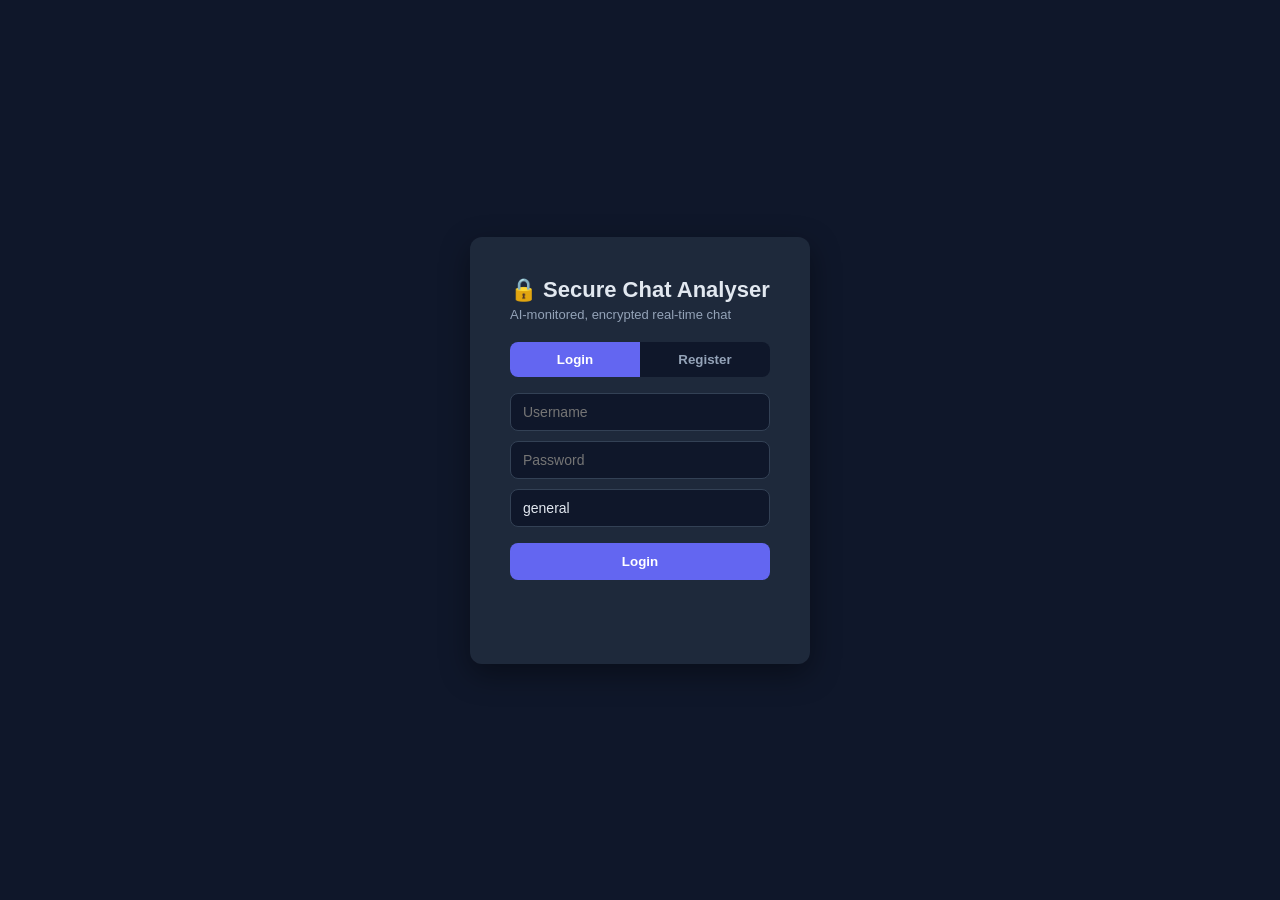
<file: frontend/login.html>
<!DOCTYPE html>
<html lang="en">
<head>
<meta charset="UTF-8" />
<title>Secure Chat Analyser — Login</title>
<link rel="stylesheet" href="style.css" />
</head>

<body>

  <div class="auth-wrapper">
    <div class="auth-card">

      <h1>🔒 Secure Chat Analyser</h1>

      <p class="subtitle">
        AI-monitored, encrypted real-time chat
      </p>

      <div class="tabs">
        <button id="tabLogin" class="tab active">
          Login
        </button>

        <button id="tabRegister" class="tab">
          Register
        </button>
      </div>

      <form id="authForm">

        <input
          type="text"
          id="username"
          placeholder="Username"
          required
        />

        <input
          type="password"
          id="password"
          placeholder="Password"
          required
        />

        <input
          type="text"
          id="room"
          placeholder="Room name (e.g. general)"
          value="general"
          required
        />

        <button type="submit" id="submitBtn">
          Login
        </button>

      </form>

      <p id="errorMsg" class="error"></p>

    </div>
  </div>


  <script src="config.js"></script>

  <script>

    let mode = "login";

    const tabLogin =
      document.getElementById("tabLogin");

    const tabRegister =
      document.getElementById("tabRegister");

    const submitBtn =
      document.getElementById("submitBtn");

    const errorMsg =
      document.getElementById("errorMsg");


    // =========================
    // LOGIN TAB
    // =========================

    tabLogin.onclick = () => {

      mode = "login";

      tabLogin.classList.add("active");

      tabRegister.classList.remove("active");

      submitBtn.textContent = "Login";
    };


    // =========================
    // REGISTER TAB
    // =========================

    tabRegister.onclick = () => {

      mode = "register";

      tabRegister.classList.add("active");

      tabLogin.classList.remove("active");

      submitBtn.textContent = "Register";
    };


    // =========================
    // LOGIN / REGISTER
    // =========================

    document
      .getElementById("authForm")
      .addEventListener("submit", async (e) => {

        e.preventDefault();

        errorMsg.textContent = "";


        const username =
          document
            .getElementById("username")
            .value
            .trim();

        const password =
          document
            .getElementById("password")
            .value;

        const room =
          document
            .getElementById("room")
            .value
            .trim() || "general";


        try {

          const res = await fetch(
            `${API_BASE}/api/${mode}`,
            {
              method: "POST",

              headers: {
                "Content-Type": "application/json"
              },

              body: JSON.stringify({
                username,
                password
              })
            }
          );


          const data = await res.json();


          // =========================
          // ERROR
          // =========================

          if (!res.ok) {

            errorMsg.textContent =
              data.error ||
              "Something went wrong";

            return;
          }


          // =========================
          // SAVE LOGIN INFORMATION
          // =========================

          localStorage.setItem(
            "token",
            data.token
          );

          localStorage.setItem(
            "username",
            data.user.username
          );

          localStorage.setItem(
            "room",
            room
          );


          // =========================
          // SAVE COMPLETE USER OBJECT
          // =========================

          localStorage.setItem(
            "user",
            JSON.stringify(data.user)
          );


          // =========================
          // SAVE USER ROLE
          // =========================

          localStorage.setItem(
            "role",
            data.user.role || "user"
          );


          console.log(
            "Logged in user:",
            data.user
          );

          console.log(
            "User role:",
            data.user.role
          );


          // =========================
          // OPEN CHAT
          // =========================

          window.location.href =
            "index.html";

        }

        catch (err) {

          console.error(err);

          errorMsg.textContent =
            "Could not reach the server. Is the backend running?";

        }

      });

  </script>

</body>
</html>
</file>
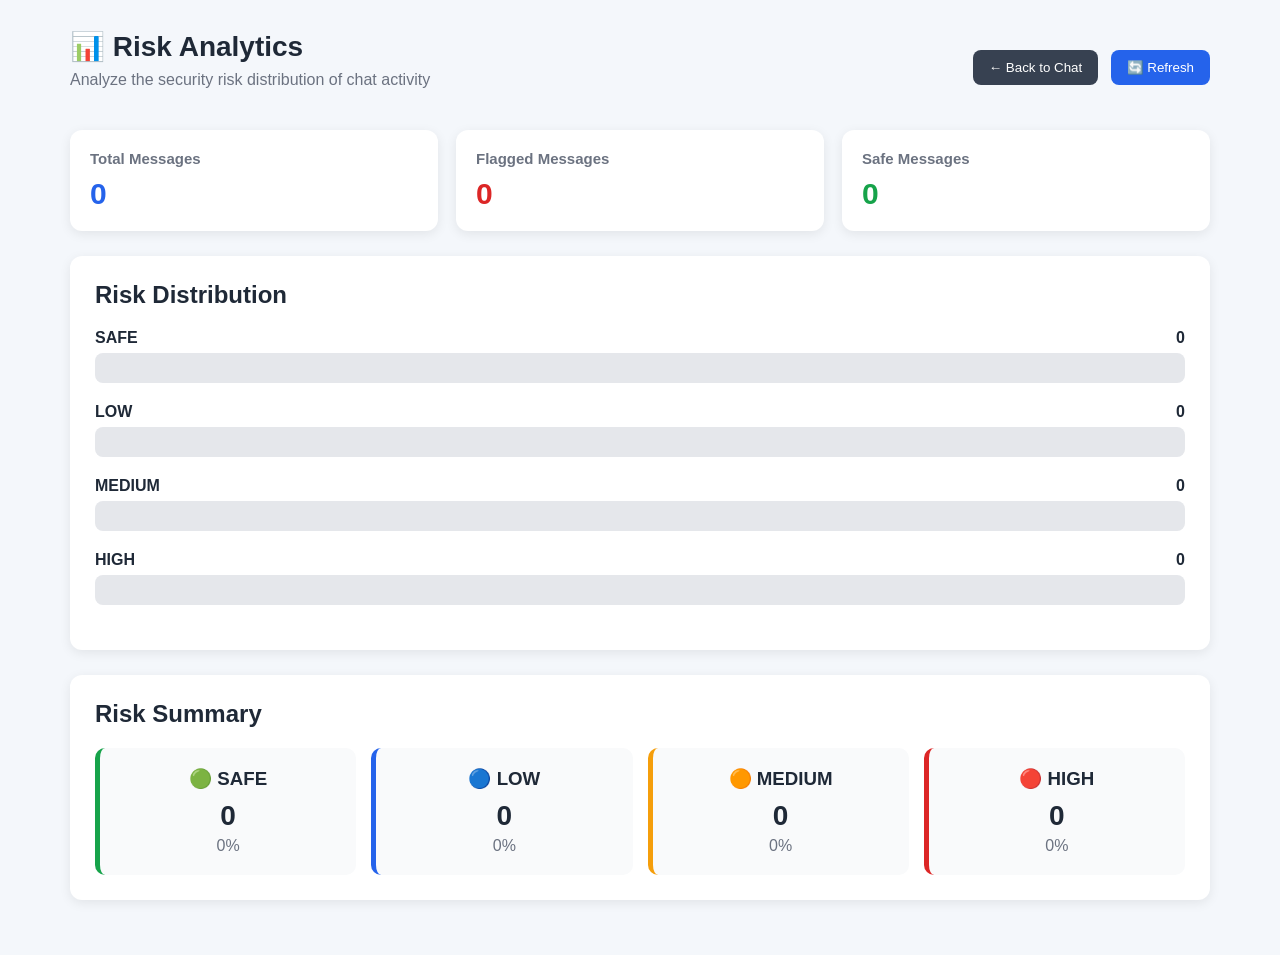
<file: frontend/risk-analytics.html>
<!DOCTYPE html>
<html lang="en">

<head>
  <meta charset="UTF-8">

  <meta name="viewport"
        content="width=device-width, initial-scale=1.0">

  <title>Risk Analytics — Secure Chat Analyser</title>

  <link rel="stylesheet" href="style.css">

  <style>

    body {
      margin: 0;
      font-family: Arial, sans-serif;
      background: #f4f7fb;
      color: #1f2937;
    }

    .analytics-wrapper {
      max-width: 1200px;
      margin: auto;
      padding: 30px;
    }

    .analytics-header {
      display: flex;
      justify-content: space-between;
      align-items: center;
      margin-bottom: 25px;
    }

    .analytics-header h1 {
      margin: 0;
      font-size: 28px;
    }

    .analytics-header p {
      margin-top: 8px;
      color: #6b7280;
    }

    .header-buttons button {
      padding: 10px 16px;
      border: none;
      border-radius: 8px;
      color: white;
      cursor: pointer;
      margin-left: 8px;
    }

    .back-btn {
      background: #374151;
    }

    .refresh-btn {
      background: #2563eb;
    }

    .summary {
      display: grid;
      grid-template-columns: repeat(3, 1fr);
      gap: 18px;
      margin-bottom: 25px;
    }

    .summary-card {
      background: white;
      padding: 20px;
      border-radius: 12px;
      box-shadow: 0 3px 12px rgba(0,0,0,0.08);
    }

    .summary-card h3 {
      margin: 0 0 10px;
      color: #6b7280;
      font-size: 15px;
    }

    .summary-card strong {
      font-size: 30px;
    }

    .total {
      color: #2563eb;
    }

    .flagged {
      color: #dc2626;
    }

    .safe {
      color: #16a34a;
    }

    .chart-card {
      background: white;
      padding: 25px;
      border-radius: 12px;
      box-shadow: 0 3px 12px rgba(0,0,0,0.08);
      margin-bottom: 25px;
    }

    .chart-card h2 {
      margin-top: 0;
    }

    .bar-container {
      margin: 20px 0;
    }

    .bar-label {
      display: flex;
      justify-content: space-between;
      margin-bottom: 6px;
      font-weight: bold;
    }

    .bar-background {
      height: 30px;
      background: #e5e7eb;
      border-radius: 8px;
      overflow: hidden;
    }

    .bar {
      height: 100%;
      width: 0%;
      transition: width 0.6s ease;
    }

    .safe-bar {
      background: #16a34a;
    }

    .low-bar {
      background: #2563eb;
    }

    .medium-bar {
      background: #f59e0b;
    }

    .high-bar {
      background: #dc2626;
    }

    .risk-summary {
      display: grid;
      grid-template-columns: repeat(4, 1fr);
      gap: 15px;
    }

    .risk-card {
      padding: 20px;
      border-radius: 10px;
      text-align: center;
      background: #f9fafb;
    }

    .risk-card h3 {
      margin: 0 0 10px;
    }

    .risk-card strong {
      font-size: 28px;
    }

    .safe-card {
      border-left: 5px solid #16a34a;
    }

    .low-card {
      border-left: 5px solid #2563eb;
    }

    .medium-card {
      border-left: 5px solid #f59e0b;
    }

    .high-card {
      border-left: 5px solid #dc2626;
    }

    .percentage {
      color: #6b7280;
      margin-top: 5px;
    }

    @media (max-width: 800px) {

      .summary {
        grid-template-columns: 1fr;
      }

      .risk-summary {
        grid-template-columns: repeat(2, 1fr);
      }

      .analytics-header {
        flex-direction: column;
        align-items: flex-start;
        gap: 15px;
      }

    }

    @media (max-width: 500px) {

      .risk-summary {
        grid-template-columns: 1fr;
      }

      .analytics-wrapper {
        padding: 15px;
      }

    }

  </style>

</head>

<body>

  <div class="analytics-wrapper">

    <div class="analytics-header">

      <div>

        <h1>📊 Risk Analytics</h1>

        <p>
          Analyze the security risk distribution of chat activity
        </p>

      </div>

      <div class="header-buttons">

        <button
          class="back-btn"
          onclick="window.location.href='index.html'">
          ← Back to Chat
        </button>

        <button
          class="refresh-btn"
          onclick="loadAnalytics()">
          🔄 Refresh
        </button>

      </div>

    </div>

    <div class="summary">

      <div class="summary-card">

        <h3>Total Messages</h3>

        <strong
          id="totalMessages"
          class="total">
          0
        </strong>

      </div>

      <div class="summary-card">

        <h3>Flagged Messages</h3>

        <strong
          id="flaggedMessages"
          class="flagged">
          0
        </strong>

      </div>

      <div class="summary-card">

        <h3>Safe Messages</h3>

        <strong
          id="safeMessages"
          class="safe">
          0
        </strong>

      </div>

    </div>

    <div class="chart-card">

      <h2>Risk Distribution</h2>

      <div class="bar-container">

        <div class="bar-label">

          <span>SAFE</span>

          <span id="safeCount">0</span>

        </div>

        <div class="bar-background">

          <div
            id="safeBar"
            class="bar safe-bar">
          </div>

        </div>

      </div>

      <div class="bar-container">

        <div class="bar-label">

          <span>LOW</span>

          <span id="lowCount">0</span>

        </div>

        <div class="bar-background">

          <div
            id="lowBar"
            class="bar low-bar">
          </div>

        </div>

      </div>

      <div class="bar-container">

        <div class="bar-label">

          <span>MEDIUM</span>

          <span id="mediumCount">0</span>

        </div>

        <div class="bar-background">

          <div
            id="mediumBar"
            class="bar medium-bar">
          </div>

        </div>

      </div>

      <div class="bar-container">

        <div class="bar-label">

          <span>HIGH</span>

          <span id="highCount">0</span>

        </div>

        <div class="bar-background">

          <div
            id="highBar"
            class="bar high-bar">
          </div>

        </div>

      </div>

    </div>

    <div class="chart-card">

      <h2>Risk Summary</h2>

      <div class="risk-summary">

        <div class="risk-card safe-card">

          <h3>🟢 SAFE</h3>

          <strong id="safeCardCount">
            0
          </strong>

          <div
            id="safePercentage"
            class="percentage">
            0%
          </div>

        </div>

        <div class="risk-card low-card">

          <h3>🔵 LOW</h3>

          <strong id="lowCardCount">
            0
          </strong>

          <div
            id="lowPercentage"
            class="percentage">
            0%
          </div>

        </div>

        <div class="risk-card medium-card">

          <h3>🟠 MEDIUM</h3>

          <strong id="mediumCardCount">
            0
          </strong>

          <div
            id="mediumPercentage"
            class="percentage">
            0%
          </div>

        </div>

        <div class="risk-card high-card">

          <h3>🔴 HIGH</h3>

          <strong id="highCardCount">
            0
          </strong>

          <div
            id="highPercentage"
            class="percentage">
            0%
          </div>

        </div>

      </div>

    </div>

  </div>

  <script src="config.js"></script>

  <script>

    async function loadAnalytics() {

      try {

        const response =
          await fetch(
            `${API_BASE}/api/risk-analytics`
          );

        if (!response.ok) {

          throw new Error(
            "Failed to load analytics"
          );

        }

        const data =
          await response.json();

        const total =
          data.total_messages || 0;

        document.getElementById(
          "totalMessages"
        ).textContent =
          total;

        document.getElementById(
          "flaggedMessages"
        ).textContent =
          data.flagged;

        document.getElementById(
          "safeMessages"
        ).textContent =
          data.safe;

        document.getElementById(
          "safeCount"
        ).textContent =
          data.safe;

        document.getElementById(
          "lowCount"
        ).textContent =
          data.low;

        document.getElementById(
          "mediumCount"
        ).textContent =
          data.medium;

        document.getElementById(
          "highCount"
        ).textContent =
          data.high;

        const safePercent =
          total
            ? (data.safe / total) * 100
            : 0;

        const lowPercent =
          total
            ? (data.low / total) * 100
            : 0;

        const mediumPercent =
          total
            ? (data.medium / total) * 100
            : 0;

        const highPercent =
          total
            ? (data.high / total) * 100
            : 0;

        document.getElementById(
          "safeBar"
        ).style.width =
          safePercent + "%";

        document.getElementById(
          "lowBar"
        ).style.width =
          lowPercent + "%";

        document.getElementById(
          "mediumBar"
        ).style.width =
          mediumPercent + "%";

        document.getElementById(
          "highBar"
        ).style.width =
          highPercent + "%";

        document.getElementById(
          "safeCardCount"
        ).textContent =
          data.safe;

        document.getElementById(
          "lowCardCount"
        ).textContent =
          data.low;

        document.getElementById(
          "mediumCardCount"
        ).textContent =
          data.medium;

        document.getElementById(
          "highCardCount"
        ).textContent =
          data.high;

        document.getElementById(
          "safePercentage"
        ).textContent =
          safePercent.toFixed(1) + "%";

        document.getElementById(
          "lowPercentage"
        ).textContent =
          lowPercent.toFixed(1) + "%";

        document.getElementById(
          "mediumPercentage"
        ).textContent =
          mediumPercent.toFixed(1) + "%";

        document.getElementById(
          "highPercentage"
        ).textContent =
          highPercent.toFixed(1) + "%";

      } catch (error) {

        console.error(
          "Analytics error:",
          error
        );

        alert(
          "Could not load risk analytics."
        );

      }

    }

    loadAnalytics();

  </script>

</body>

</html>
</file>
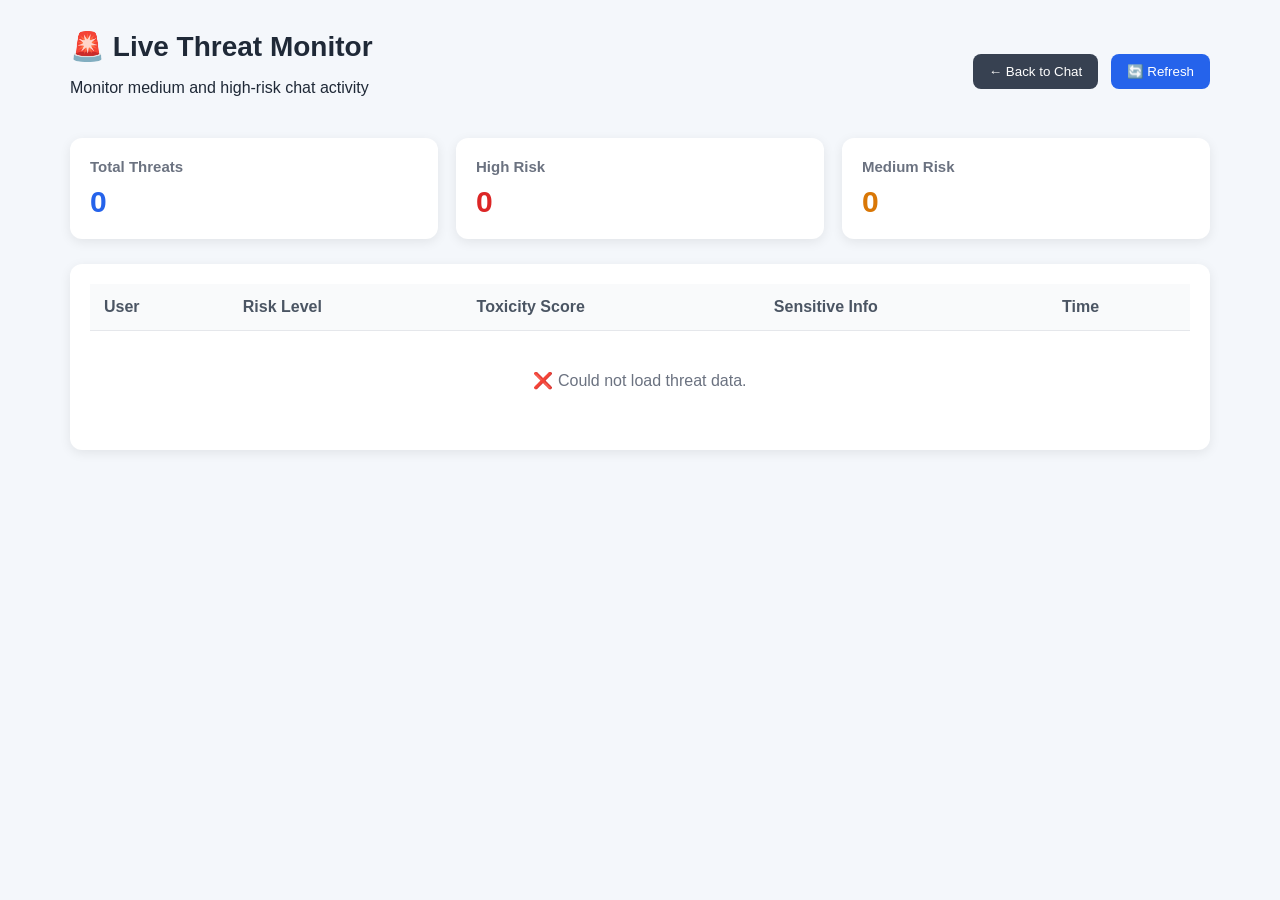
<file: frontend/threat-monitor.html>
<!DOCTYPE html>
<html lang="en">

<head>
  <meta charset="UTF-8">

  <meta name="viewport"
        content="width=device-width, initial-scale=1.0">

  <title>Threat Monitor — Secure Chat Analyser</title>

  <link rel="stylesheet" href="style.css">

  <style>

    body {
      margin: 0;
      font-family: Arial, sans-serif;
      background: #f4f7fb;
      color: #1f2937;
    }

    .threat-wrapper {
      max-width: 1200px;
      margin: auto;
      padding: 30px;
    }

    .threat-header {
      display: flex;
      justify-content: space-between;
      align-items: center;
      margin-bottom: 25px;
    }

    .threat-header h1 {
      margin: 0;
      font-size: 28px;
    }

    .back-btn {
      padding: 10px 16px;
      border: none;
      border-radius: 8px;
      background: #374151;
      color: white;
      cursor: pointer;
    }

    .back-btn:hover {
      opacity: 0.9;
    }

    .summary {
      display: grid;
      grid-template-columns: repeat(3, 1fr);
      gap: 18px;
      margin-bottom: 25px;
    }

    .summary-card {
      background: white;
      padding: 20px;
      border-radius: 12px;
      box-shadow: 0 3px 12px rgba(0,0,0,0.08);
    }

    .summary-card h3 {
      margin: 0 0 10px;
      font-size: 15px;
      color: #6b7280;
    }

    .summary-card strong {
      font-size: 30px;
    }

    .high-number {
      color: #dc2626;
    }

    .medium-number {
      color: #d97706;
    }

    .total-number {
      color: #2563eb;
    }

    .threat-table-wrapper {
      background: white;
      border-radius: 12px;
      padding: 20px;
      box-shadow: 0 3px 12px rgba(0,0,0,0.08);
      overflow-x: auto;
    }

    table {
      width: 100%;
      border-collapse: collapse;
    }

    th {
      text-align: left;
      padding: 14px;
      background: #f9fafb;
      color: #4b5563;
    }

    td {
      padding: 14px;
      border-top: 1px solid #e5e7eb;
    }

    .risk-badge {
      display: inline-block;
      padding: 6px 12px;
      border-radius: 20px;
      font-size: 12px;
      font-weight: bold;
    }

    .risk-high {
      background: #fee2e2;
      color: #b91c1c;
    }

    .risk-medium {
      background: #fef3c7;
      color: #b45309;
    }

    .sensitive-yes {
      color: #b91c1c;
      font-weight: bold;
    }

    .sensitive-no {
      color: #16a34a;
    }

    .empty-message {
      text-align: center;
      padding: 40px;
      color: #6b7280;
    }

    .refresh-btn {
      padding: 10px 16px;
      border: none;
      border-radius: 8px;
      background: #2563eb;
      color: white;
      cursor: pointer;
      margin-left: 8px;
    }

    .refresh-btn:hover {
      opacity: 0.9;
    }

    @media (max-width: 700px) {

      .summary {
        grid-template-columns: 1fr;
      }

      .threat-wrapper {
        padding: 15px;
      }

      .threat-header {
        flex-direction: column;
        align-items: flex-start;
        gap: 15px;
      }

    }

  </style>

</head>

<body>

  <div class="threat-wrapper">

    <div class="threat-header">

      <div>
        <h1>🚨 Live Threat Monitor</h1>
        <p>
          Monitor medium and high-risk chat activity
        </p>
      </div>

      <div>

        <button
          class="back-btn"
          onclick="window.location.href='index.html'">
          ← Back to Chat
        </button>

        <button
          class="refresh-btn"
          onclick="loadThreats()">
          🔄 Refresh
        </button>

      </div>

    </div>


    <div class="summary">

      <div class="summary-card">

        <h3>Total Threats</h3>

        <strong
          id="totalThreats"
          class="total-number">
          0
        </strong>

      </div>


      <div class="summary-card">

        <h3>High Risk</h3>

        <strong
          id="highThreats"
          class="high-number">
          0
        </strong>

      </div>


      <div class="summary-card">

        <h3>Medium Risk</h3>

        <strong
          id="mediumThreats"
          class="medium-number">
          0
        </strong>

      </div>

    </div>


    <div class="threat-table-wrapper">

      <table>

        <thead>

          <tr>

            <th>User</th>

            <th>Risk Level</th>

            <th>Toxicity Score</th>

            <th>Sensitive Info</th>

            <th>Time</th>

          </tr>

        </thead>

        <tbody id="threatTableBody">

          <tr>

            <td
              colspan="5"
              class="empty-message">

              Loading threats...

            </td>

          </tr>

        </tbody>

      </table>

    </div>

  </div>


  <script src="config.js"></script>


  <script>

    async function loadThreats() {

      const tableBody =
        document.getElementById(
          "threatTableBody"
        );

      try {

        const response =
          await fetch(
            `${API_BASE}/api/threat-monitor`
          );

        if (!response.ok) {

          throw new Error(
            "Failed to load threat data"
          );

        }

        const threats =
          await response.json();


        document.getElementById(
          "totalThreats"
        ).textContent =
          threats.length;


        const highCount =
          threats.filter(
            threat =>
              threat.risk_level === "HIGH"
          ).length;


        const mediumCount =
          threats.filter(
            threat =>
              threat.risk_level === "MEDIUM"
          ).length;


        document.getElementById(
          "highThreats"
        ).textContent =
          highCount;


        document.getElementById(
          "mediumThreats"
        ).textContent =
          mediumCount;


        if (threats.length === 0) {

          tableBody.innerHTML = `
            <tr>
              <td
                colspan="5"
                class="empty-message">
                ✅ No threats detected
              </td>
            </tr>
          `;

          return;
        }


        tableBody.innerHTML =
          threats.map(threat => {

            const riskClass =
              threat.risk_level === "HIGH"
                ? "risk-high"
                : "risk-medium";


            const sensitiveText =
              threat.has_sensitive_info
                ? `<span class="sensitive-yes">
                     ⚠️ Yes
                   </span>`
                : `<span class="sensitive-no">
                     ✓ No
                   </span>`;


            const date =
              new Date(
                threat.timestamp
              );


            const formattedTime =
              date.toLocaleString();


            return `
              <tr>

                <td>
                  👤
                  ${escapeHtml(
                    threat.username
                  )}
                </td>

                <td>

                  <span
                    class="risk-badge ${riskClass}">

                    ${threat.risk_level}

                  </span>

                </td>

                <td>
                  ${threat.toxicity_score}
                </td>

                <td>
                  ${sensitiveText}
                </td>

                <td>
                  ${formattedTime}
                </td>

              </tr>
            `;

          }).join("");


      } catch (error) {

        console.error(error);

        tableBody.innerHTML = `
          <tr>
            <td
              colspan="5"
              class="empty-message">

              ❌ Could not load threat data.

            </td>
          </tr>
        `;

      }

    }


    function escapeHtml(value) {

      return String(value)

        .replace(/&/g, "&amp;")

        .replace(/</g, "&lt;")

        .replace(/>/g, "&gt;")

        .replace(/"/g, "&quot;")

        .replace(/'/g, "&#039;");

    }


    loadThreats();

  </script>

</body>

</html>
</file>
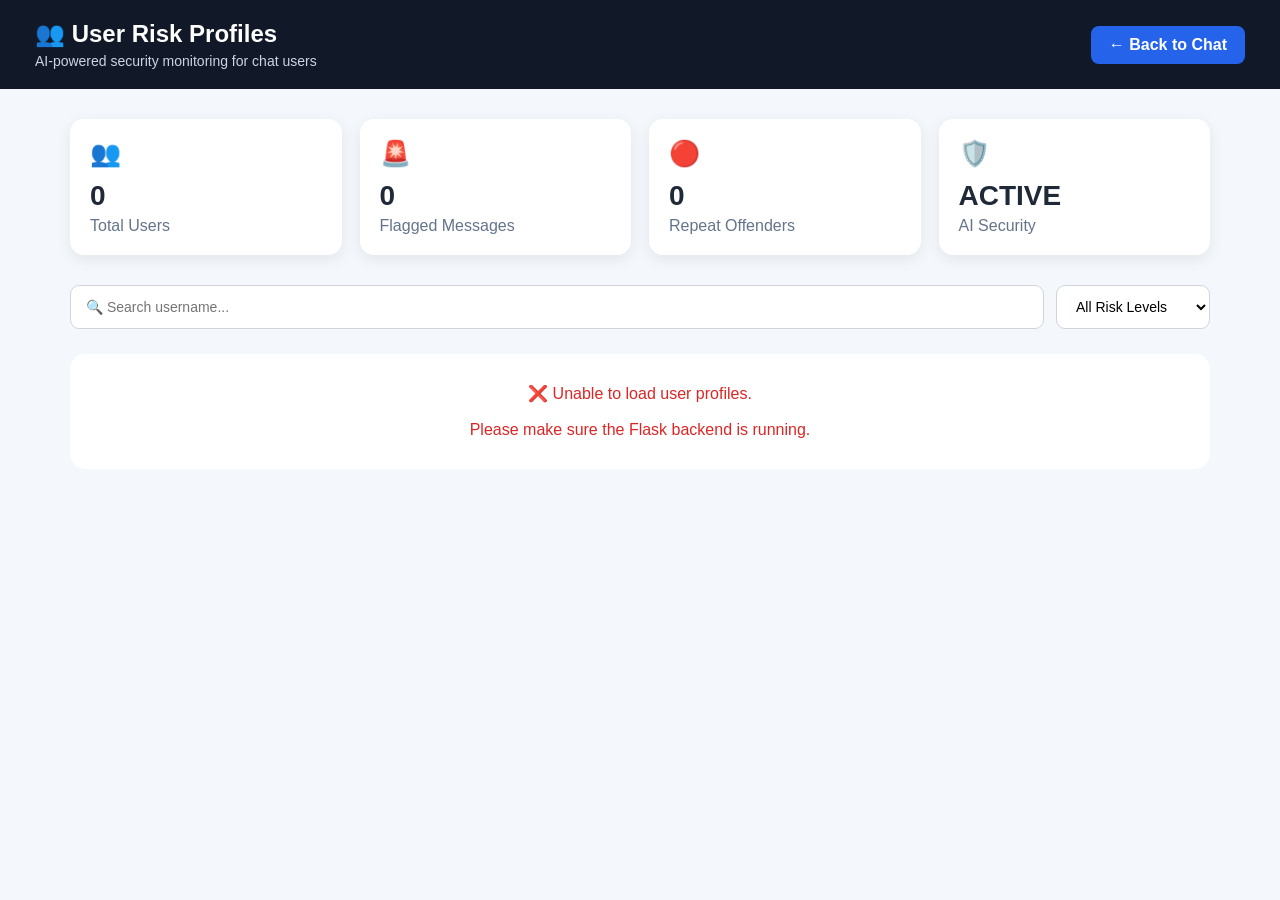
<file: frontend/users.html>
<!DOCTYPE html>
<html lang="en">

<head>

    <meta charset="UTF-8">

    <meta name="viewport" content="width=device-width, initial-scale=1.0">

    <title>User Risk Profiles | Secure Chat Analyser</title>

    <link rel="stylesheet" href="style.css">


    <style>

        body {

            margin: 0;

            font-family: Arial, sans-serif;

            background: #f4f7fb;

            color: #1f2937;

        }


        /* =====================================
           HEADER
        ===================================== */

        .profiles-header {

            background: #111827;

            color: white;

            padding: 20px 35px;

            display: flex;

            justify-content: space-between;

            align-items: center;

        }


        .profiles-header h1 {

            margin: 0;

            font-size: 24px;

        }


        .profiles-header p {

            margin: 5px 0 0;

            color: #cbd5e1;

            font-size: 14px;

        }


        .back-btn {

            text-decoration: none;

            background: #2563eb;

            color: white;

            padding: 10px 18px;

            border-radius: 8px;

            font-weight: bold;

        }


        /* =====================================
           PAGE
        ===================================== */

        .page-container {

            padding: 30px;

            max-width: 1200px;

            margin: auto;

        }


        /* =====================================
           SUMMARY
        ===================================== */

        .summary-grid {

            display: grid;

            grid-template-columns: repeat(4, 1fr);

            gap: 18px;

            margin-bottom: 30px;

        }


        .summary-card {

            background: white;

            padding: 20px;

            border-radius: 14px;

            box-shadow: 0 4px 15px rgba(0,0,0,0.08);

        }


        .summary-card .icon {

            font-size: 25px;

        }


        .summary-card h3 {

            margin: 12px 0 5px;

            font-size: 28px;

        }


        .summary-card p {

            margin: 0;

            color: #64748b;

        }


        /* =====================================
           SEARCH
        ===================================== */

        .search-area {

            display: flex;

            gap: 12px;

            margin-bottom: 25px;

        }


        .search-area input,
        .search-area select {

            padding: 12px 15px;

            border: 1px solid #d1d5db;

            border-radius: 9px;

            font-size: 14px;

            background: white;

        }


        .search-area input {

            flex: 1;

        }


        /* =====================================
           USERS
        ===================================== */

        .users-grid {

            display: grid;

            grid-template-columns: repeat(3, 1fr);

            gap: 20px;

        }


        .user-card {

            background: white;

            border-radius: 16px;

            padding: 22px;

            box-shadow: 0 5px 18px rgba(0,0,0,0.08);

            transition: 0.25s;

            border: 1px solid #e5e7eb;

            cursor: pointer;

        }


        .user-card:hover {

            transform: translateY(-5px);

            box-shadow: 0 10px 25px rgba(0,0,0,0.12);

            border-color: #2563eb;

        }


        .user-top {

            display: flex;

            align-items: center;

            gap: 14px;

        }


        .avatar {

            width: 52px;

            height: 52px;

            border-radius: 50%;

            background: #dbeafe;

            display: flex;

            align-items: center;

            justify-content: center;

            font-size: 25px;

        }


        .username {

            font-size: 18px;

            font-weight: bold;

        }


        .status {

            font-size: 12px;

            margin-top: 4px;

        }


        /* =====================================
           RISK
        ===================================== */

        .risk-section {

            margin-top: 20px;

        }


        .risk-row {

            display: flex;

            justify-content: space-between;

            font-weight: bold;

            margin-bottom: 8px;

        }


        .progress {

            width: 100%;

            height: 9px;

            background: #e5e7eb;

            border-radius: 20px;

            overflow: hidden;

        }


        .progress-bar {

            height: 100%;

            border-radius: 20px;

        }


        .risk-high {

            background: #ef4444;

        }


        .risk-medium {

            background: #f59e0b;

        }


        .risk-low {

            background: #22c55e;

        }


        /* =====================================
           STATS
        ===================================== */

        .stats {

            display: grid;

            grid-template-columns: repeat(3, 1fr);

            gap: 10px;

            margin-top: 20px;

        }


        .stat {

            background: #f8fafc;

            padding: 12px 5px;

            border-radius: 9px;

            text-align: center;

        }


        .stat strong {

            display: block;

            font-size: 18px;

        }


        .stat span {

            font-size: 11px;

            color: #64748b;

        }


        /* =====================================
           BADGES
        ===================================== */

        .badge {

            display: inline-block;

            margin-top: 18px;

            padding: 7px 11px;

            border-radius: 20px;

            font-size: 11px;

            font-weight: bold;

        }


        .badge-repeat {

            background: #fee2e2;

            color: #b91c1c;

        }


        .badge-monitor {

            background: #fef3c7;

            color: #92400e;

        }


        .badge-normal {

            background: #dcfce7;

            color: #166534;

        }


        /* =====================================
           PROFILE MODAL
        ===================================== */

        .profile-modal {

            width: min(560px, 90vw);

            border: none;

            border-radius: 18px;

            padding: 0;

            box-shadow: 0 25px 70px rgba(0,0,0,0.30);

        }


        .profile-modal::backdrop {

            background: rgba(15, 23, 42, 0.70);

        }


        .modal-content {

            background: white;

            padding: 28px;

        }


        .modal-header {

            display: flex;

            justify-content: space-between;

            align-items: center;

            margin-bottom: 25px;

        }


        .modal-title {

            display: flex;

            align-items: center;

            gap: 14px;

        }


        .modal-avatar {

            width: 60px;

            height: 60px;

            border-radius: 50%;

            background: #dbeafe;

            display: flex;

            align-items: center;

            justify-content: center;

            font-size: 30px;

        }


        .modal-title h2 {

            margin: 0;

            font-size: 22px;

        }


        .modal-title p {

            margin: 5px 0 0;

            color: #64748b;

            font-size: 13px;

        }


        .close-modal {

            border: none;

            background: #f1f5f9;

            width: 38px;

            height: 38px;

            border-radius: 50%;

            font-size: 20px;

            cursor: pointer;

        }


        .close-modal:hover {

            background: #e2e8f0;

        }


        .modal-risk {

            background: #f8fafc;

            border-radius: 14px;

            padding: 18px;

            margin-bottom: 20px;

        }


        .modal-risk-row {

            display: flex;

            justify-content: space-between;

            align-items: center;

            margin-bottom: 10px;

            font-weight: bold;

        }


        .modal-progress {

            width: 100%;

            height: 12px;

            background: #e2e8f0;

            border-radius: 20px;

            overflow: hidden;

        }


        .modal-progress-bar {

            height: 100%;

            border-radius: 20px;

        }


        .modal-stats {

            display: grid;

            grid-template-columns: repeat(2, 1fr);

            gap: 12px;

            margin-bottom: 20px;

        }


        .modal-stat {

            background: #f8fafc;

            padding: 16px;

            border-radius: 12px;

            text-align: center;

        }


        .modal-stat strong {

            display: block;

            font-size: 25px;

            margin-bottom: 5px;

        }


        .modal-stat span {

            font-size: 12px;

            color: #64748b;

        }


        .risk-explanation {

            background: #eff6ff;

            border-left: 4px solid #2563eb;

            padding: 15px;

            border-radius: 8px;

            font-size: 13px;

            line-height: 1.6;

        }


        .modal-footer {

            margin-top: 20px;

            display: flex;

            justify-content: flex-end;

        }


        .modal-close-btn {

            border: none;

            background: #2563eb;

            color: white;

            padding: 10px 20px;

            border-radius: 8px;

            font-weight: bold;

            cursor: pointer;

        }


        /* =====================================
           RESPONSIVE
        ===================================== */

        @media (max-width: 900px) {

            .summary-grid {

                grid-template-columns: repeat(2, 1fr);

            }


            .users-grid {

                grid-template-columns: repeat(2, 1fr);

            }

        }


        @media (max-width: 600px) {

            .summary-grid,
            .users-grid {

                grid-template-columns: 1fr;

            }


            .profiles-header {

                padding: 18px;

            }


            .page-container {

                padding: 18px;

            }


            .search-area {

                flex-direction: column;

            }

        }

    </style>

</head>


<body>


    <!-- =====================================
         HEADER
    ===================================== -->

    <header class="profiles-header">

        <div>

            <h1>👥 User Risk Profiles</h1>

            <p>
                AI-powered security monitoring for chat users
            </p>

        </div>


        <a
            href="index.html"
            class="back-btn"
        >
            ← Back to Chat
        </a>

    </header>



    <!-- =====================================
         MAIN
    ===================================== -->

    <main class="page-container">


        <!-- SUMMARY -->

        <section class="summary-grid">


            <div class="summary-card">

                <div class="icon">
                    👥
                </div>

                <h3 id="totalUsers">
                    0
                </h3>

                <p>
                    Total Users
                </p>

            </div>


            <div class="summary-card">

                <div class="icon">
                    🚨
                </div>

                <h3 id="totalFlagged">
                    0
                </h3>

                <p>
                    Flagged Messages
                </p>

            </div>


            <div class="summary-card">

                <div class="icon">
                    🔴
                </div>

                <h3 id="repeatUsers">
                    0
                </h3>

                <p>
                    Repeat Offenders
                </p>

            </div>


            <div class="summary-card">

                <div class="icon">
                    🛡️
                </div>

                <h3 id="systemStatus">
                    ACTIVE
                </h3>

                <p>
                    AI Security
                </p>

            </div>

        </section>



        <!-- SEARCH -->

        <div class="search-area">

            <input
                type="text"
                id="searchUsers"
                placeholder="🔍 Search username..."
            >


            <select id="riskFilter">

                <option value="all">
                    All Risk Levels
                </option>

                <option value="high">
                    🔴 High Risk
                </option>

                <option value="medium">
                    🟠 Medium Risk
                </option>

                <option value="low">
                    🟢 Low Risk
                </option>

            </select>

        </div>



        <!-- USERS -->

        <section
            class="users-grid"
            id="usersGrid"
        >

            <!-- User cards will appear here -->

        </section>

    </main>



    <!-- =====================================
         PROFILE DETAILS MODAL
    ===================================== -->

    <dialog
        id="profileModal"
        class="profile-modal"
    >

        <div class="modal-content">


            <div class="modal-header">

                <div class="modal-title">

                    <div class="modal-avatar">
                        👤
                    </div>

                    <div>

                        <h2 id="modalUsername">
                            User
                        </h2>

                        <p id="modalStatus">
                            Security status
                        </p>

                    </div>

                </div>


                <button
                    type="button"
                    class="close-modal"
                    id="closeModalBtn"
                    aria-label="Close profile"
                >
                    ✕
                </button>

            </div>



            <!-- RISK -->

            <div class="modal-risk">

                <div class="modal-risk-row">

                    <span>
                        🛡️ Risk Score
                    </span>

                    <span id="modalRiskScore">
                        0/100
                    </span>

                </div>


                <div class="modal-progress">

                    <div
                        id="modalRiskBar"
                        class="modal-progress-bar risk-low"
                        style="width:0%"
                    ></div>

                </div>

            </div>



            <!-- STATISTICS -->

            <div class="modal-stats">


                <div class="modal-stat">

                    <strong id="modalMessages">
                        0
                    </strong>

                    <span>
                        💬 Total Messages
                    </span>

                </div>


                <div class="modal-stat">

                    <strong id="modalFlagged">
                        0
                    </strong>

                    <span>
                        🚨 Flagged Messages
                    </span>

                </div>


                <div class="modal-stat">

                    <strong id="modalHigh">
                        0
                    </strong>

                    <span>
                        🔴 HIGH Risk
                    </span>

                </div>


                <div class="modal-stat">

                    <strong id="modalMedium">
                        0
                    </strong>

                    <span>
                        🟠 MEDIUM Risk
                    </span>

                </div>

            </div>



            <!-- EXPLANATION -->

            <div
                class="risk-explanation"
                id="modalExplanation"
            >
                Security information will appear here.
            </div>



            <!-- FOOTER -->

            <div class="modal-footer">

                <button
                    type="button"
                    class="modal-close-btn"
                    id="modalDoneBtn"
                >
                    Close
                </button>

            </div>

        </div>

    </dialog>



    <!-- =====================================
         JAVASCRIPT
    ===================================== -->

    <script>

        let users = [];


        /* =====================================
           LOAD USERS
        ===================================== */

        async function loadUsers() {

            try {

                const response = await fetch(
                    "http://127.0.0.1:5000/api/user-profiles"
                );


                if (!response.ok) {

                    throw new Error(
                        "API request failed"
                    );

                }


                users = await response.json();


                console.log(
                    "Users loaded:",
                    users
                );


                updateSummary();

                displayUsers(users);

            }


            catch (error) {

                console.error(
                    "User profile error:",
                    error
                );


                document.getElementById(
                    "usersGrid"
                ).innerHTML = `

                    <div style="
                        grid-column: 1 / -1;
                        background: white;
                        padding: 30px;
                        text-align: center;
                        border-radius: 15px;
                        color: #dc2626;
                    ">

                        ❌ Unable to load user profiles.

                        <br><br>

                        Please make sure the Flask backend is running.

                    </div>

                `;

            }

        }



        /* =====================================
           RISK LEVEL
        ===================================== */

        function getRisk(score) {

            if (score >= 70) {

                return {

                    label: "HIGH RISK",

                    className: "risk-high"

                };

            }


            if (score >= 30) {

                return {

                    label: "MEDIUM RISK",

                    className: "risk-medium"

                };

            }


            return {

                label: "LOW RISK",

                className: "risk-low"

            };

        }



        /* =====================================
           SECURITY BADGE
        ===================================== */

        function getBadge(flagged) {

            if (flagged >= 5) {

                return `

                    <span class="badge badge-repeat">

                        ⚠️ REPEAT OFFENDER

                    </span>

                `;

            }


            if (flagged >= 3) {

                return `

                    <span class="badge badge-monitor">

                        👀 MONITOR

                    </span>

                `;

            }


            return `

                <span class="badge badge-normal">

                    ✓ NORMAL

                </span>

            `;

        }



        /* =====================================
           DISPLAY USERS
        ===================================== */

        function displayUsers(list) {

            const grid =
                document.getElementById(
                    "usersGrid"
                );


            grid.innerHTML = "";


            if (list.length === 0) {

                grid.innerHTML = `

                    <div style="
                        grid-column: 1 / -1;
                        background:white;
                        padding:30px;
                        text-align:center;
                        border-radius:15px;
                    ">

                        🔍 No users found.

                    </div>

                `;

                return;

            }


            list.forEach(user => {


                const risk =
                    getRisk(user.score);


                const card =
                    document.createElement(
                        "div"
                    );


                card.className =
                    "user-card";


                card.innerHTML = `

                    <div class="user-top">

                        <div class="avatar">
                            👤
                        </div>


                        <div>

                            <div class="username">

                                ${escapeHtml(
                                    user.username
                                )}

                            </div>


                            <div class="status">

                                ${risk.label}

                            </div>

                        </div>

                    </div>



                    <div class="risk-section">

                        <div class="risk-row">

                            <span>
                                Risk Score
                            </span>

                            <span>
                                ${user.score}/100
                            </span>

                        </div>


                        <div class="progress">

                            <div
                                class="progress-bar ${risk.className}"
                                style="width:${user.score}%"
                            ></div>

                        </div>

                    </div>



                    <div class="stats">


                        <div class="stat">

                            <strong>
                                ${user.messages}
                            </strong>

                            <span>
                                Messages
                            </span>

                        </div>


                        <div class="stat">

                            <strong>
                                ${user.flagged}
                            </strong>

                            <span>
                                Flagged
                            </span>

                        </div>


                        <div class="stat">

                            <strong>
                                ${user.high}
                            </strong>

                            <span>
                                HIGH
                            </span>

                        </div>


                    </div>


                    ${getBadge(user.flagged)}


                    <div style="
                        margin-top:12px;
                        color:#2563eb;
                        font-size:12px;
                        font-weight:bold;
                    ">

                        👆 Click for details

                    </div>

                `;


                /* =================================
                   OPEN PROFILE
                ================================= */

                card.addEventListener(
                    "click",
                    () => {

                        openProfile(user);

                    }
                );


                grid.appendChild(card);

            });

        }



        /* =====================================
           ESCAPE HTML
        ===================================== */

        function escapeHtml(value) {

            return String(value)

                .replaceAll("&", "&amp;")

                .replaceAll("<", "&lt;")

                .replaceAll(">", "&gt;")

                .replaceAll('"', "&quot;")

                .replaceAll("'", "&#039;");

        }



        /* =====================================
           UPDATE SUMMARY
        ===================================== */

        function updateSummary() {

            document.getElementById(
                "totalUsers"
            ).textContent =
                users.length;


            document.getElementById(
                "totalFlagged"
            ).textContent =
                users.reduce(
                    (sum, user) =>
                        sum + user.flagged,
                    0
                );


            document.getElementById(
                "repeatUsers"
            ).textContent =
                users.filter(
                    user =>
                        user.flagged >= 5
                ).length;

        }



        /* =====================================
           FILTER
        ===================================== */

        function filterUsers() {

            const search =
                document
                    .getElementById(
                        "searchUsers"
                    )
                    .value
                    .toLowerCase();


            const risk =
                document
                    .getElementById(
                        "riskFilter"
                    )
                    .value;


            const filtered =
                users.filter(user => {


                    const matchesSearch =
                        user.username
                            .toLowerCase()
                            .includes(search);


                    const matchesRisk =

                        risk === "all" ||

                        (
                            risk === "high" &&
                            user.score >= 70
                        ) ||

                        (
                            risk === "medium" &&
                            user.score >= 30 &&
                            user.score < 70
                        ) ||

                        (
                            risk === "low" &&
                            user.score < 30
                        );


                    return (
                        matchesSearch &&
                        matchesRisk
                    );

                });


            displayUsers(filtered);

        }



        /* =====================================
           OPEN PROFILE MODAL
        ===================================== */

        function openProfile(user) {

            const modal =
                document.getElementById(
                    "profileModal"
                );


            const risk =
                getRisk(user.score);


            document.getElementById(
                "modalUsername"
            ).textContent =
                user.username;


            document.getElementById(
                "modalStatus"
            ).textContent =
                risk.label;


            document.getElementById(
                "modalRiskScore"
            ).textContent =
                `${user.score}/100`;


            const riskBar =
                document.getElementById(
                    "modalRiskBar"
                );


            riskBar.style.width =
                `${user.score}%`;


            riskBar.className =
                `modal-progress-bar ${risk.className}`;


            document.getElementById(
                "modalMessages"
            ).textContent =
                user.messages;


            document.getElementById(
                "modalFlagged"
            ).textContent =
                user.flagged;


            document.getElementById(
                "modalHigh"
            ).textContent =
                user.high;


            document.getElementById(
                "modalMedium"
            ).textContent =
                user.medium;


            /* =================================
               EXPLAINABLE RISK
            ================================= */

            let explanation = "";


            if (user.score >= 70) {

                explanation =

                    "🔴 High-risk activity detected. " +

                    "The user's risk score is elevated " +

                    "because multiple HIGH and/or MEDIUM " +

                    "risk messages have been detected.";

            }


            else if (user.score >= 30) {

                explanation =

                    "🟠 Medium-risk activity detected. " +

                    "The user has flagged messages that " +

                    "require security monitoring.";

            }


            else if (user.flagged > 0) {

                explanation =

                    "🟡 Some security-related activity " +

                    "has been detected, but the current " +

                    "risk score remains below the medium " +

                    "risk threshold.";

            }


            else {

                explanation =

                    "🟢 No flagged messages are currently " +

                    "associated with this user's profile.";

            }


            document.getElementById(
                "modalExplanation"
            ).textContent =
                explanation;


            modal.showModal();

        }



        /* =====================================
           CLOSE MODAL
        ===================================== */

        const profileModal =
            document.getElementById(
                "profileModal"
            );


        document.getElementById(
            "closeModalBtn"
        ).addEventListener(
            "click",
            () => {

                profileModal.close();

            }
        );


        document.getElementById(
            "modalDoneBtn"
        ).addEventListener(
            "click",
            () => {

                profileModal.close();

            }
        );



        /* =====================================
           SEARCH EVENTS
        ===================================== */

        document
            .getElementById(
                "searchUsers"
            )
            .addEventListener(
                "input",
                filterUsers
            );


        document
            .getElementById(
                "riskFilter"
            )
            .addEventListener(
                "change",
                filterUsers
            );



        /* =====================================
           START
        ===================================== */

        loadUsers();

    </script>


</body>

</html>
</file>
<file: frontend/style.css>
* { box-sizing: border-box; }
body {
  margin: 0;
  font-family: -apple-system, "Segoe UI", Roboto, sans-serif;
  background: #0f172a;
  color: #e2e8f0;
}

/* ---------- Auth page ---------- */
.auth-wrapper {
  height: 100vh;
  display: flex;
  align-items: center;
  justify-content: center;
}
.auth-card {
  background: #1e293b;
  padding: 40px;
  border-radius: 12px;
  width: 340px;
  box-shadow: 0 10px 30px rgba(0,0,0,0.4);
}
.auth-card h1 { font-size: 22px; margin: 0 0 4px; }
.subtitle { color: #94a3b8; font-size: 13px; margin: 0 0 20px; }
.tabs { display: flex; margin-bottom: 16px; border-radius: 8px; overflow: hidden; background: #0f172a; }
.tab { flex: 1; padding: 10px; background: none; border: none; color: #94a3b8; cursor: pointer; font-weight: 600; }
.tab.active { background: #6366f1; color: white; }
#authForm { display: flex; flex-direction: column; gap: 10px; }
#authForm input {
  padding: 10px 12px; border-radius: 8px; border: 1px solid #334155;
  background: #0f172a; color: #e2e8f0; font-size: 14px;
}
#authForm button {
  padding: 11px; border-radius: 8px; border: none; background: #6366f1;
  color: white; font-weight: 600; cursor: pointer; margin-top: 6px;
}
#authForm button:hover { background: #4f46e5; }
.error { color: #f87171; font-size: 13px; min-height: 18px; }

/* ---------- Chat page ---------- */
.chat-wrapper { display: flex; height: 100vh; }
.sidebar {
  width: 280px; background: #1e293b; padding: 20px; display: flex; flex-direction: column;
  border-right: 1px solid #334155; overflow-y: auto;
}
.sidebar h2 { font-size: 16px; margin: 0 0 16px; }
.room-info { font-size: 13px; color: #94a3b8; margin-bottom: 12px; line-height: 1.6; }
#logoutBtn {
  padding: 8px; border-radius: 6px; border: 1px solid #334155; background: transparent;
  color: #e2e8f0; cursor: pointer; margin-bottom: 20px;
}
.sidebar h3 { font-size: 13px; text-transform: uppercase; color: #94a3b8; margin: 16px 0 8px; }

.risk-stats { display: grid; grid-template-columns: 1fr 1fr; gap: 8px; }
.risk-box { padding: 8px; border-radius: 6px; font-size: 12px; font-weight: 600; text-align: center; }
.risk-box.safe { background: #14532d; color: #86efac; }
.risk-box.low { background: #713f12; color: #fde047; }
.risk-box.medium { background: #7c2d12; color: #fdba74; }
.risk-box.high { background: #7f1d1d; color: #fca5a5; }

.alerts-box { font-size: 12px; display: flex; flex-direction: column; gap: 8px; }
.alert { padding: 8px; border-radius: 6px; background: #0f172a; border-left: 3px solid #f87171; }
.alert-high { border-left-color: #ef4444; }
.alert-medium { border-left-color: #f97316; }

.chat-main { flex: 1; display: flex; flex-direction: column; }
.messages { flex: 1; overflow-y: auto; padding: 20px; display: flex; flex-direction: column; gap: 10px; }

.message { max-width: 60%; padding: 10px 14px; border-radius: 10px; background: #1e293b; }
.message.mine { align-self: flex-end; background: #4338ca; }
.message .meta { font-size: 12px; display: flex; align-items: center; gap: 8px; margin-bottom: 4px; color: #cbd5e1; }
.message .content { font-size: 14px; }
.message .analysis { font-size: 11px; color: #94a3b8; margin-top: 4px; }
.time { margin-left: auto; }

.badge { padding: 1px 6px; border-radius: 4px; font-size: 10px; font-weight: 700; }
.badge-safe { background: #14532d; color: #86efac; }
.badge-low { background: #713f12; color: #fde047; }
.badge-medium { background: #7c2d12; color: #fdba74; }
.badge-high { background: #7f1d1d; color: #fca5a5; }

.message.risk-high { border: 1px solid #ef4444; }
.message.risk-medium { border: 1px solid #f97316; }

.message-form { display: flex; gap: 10px; padding: 16px; border-top: 1px solid #334155; }
.message-form input {
  flex: 1; padding: 12px; border-radius: 8px; border: 1px solid #334155;
  background: #1e293b; color: #e2e8f0; font-size: 14px;
}
.message-form button {
  padding: 12px 20px; border-radius: 8px; border: none; background: #6366f1;
  color: white; font-weight: 600; cursor: pointer;
}
.message-form button:hover { background: #4f46e5; }
.typing-indicator {
  padding: 4px 20px 0;
  font-size: 12px;
  color: #94a3b8;
  font-style: italic;
  min-height: 18px;
}
/* =========================================================
   AI SECURITY INTERVENTION POPUP
   ========================================================= */

.security-overlay {
  position: fixed;
  inset: 0;

  display: flex;
  align-items: center;
  justify-content: center;

  background: rgba(15, 23, 42, 0.82);

  backdrop-filter: blur(8px);

  z-index: 99999;

  animation: securityFadeIn 0.25s ease;
}


/* Security Card */

.security-card {
  width: min(430px, 90%);

  padding: 32px;

  background: #ffffff;

  border-radius: 20px;

  text-align: center;

  border: 2px solid #ef4444;

  box-shadow:
    0 25px 70px rgba(0, 0, 0, 0.45);

  animation: securitySlideIn 0.3s ease;
}


/* Shield Icon */

.security-icon {
  width: 75px;
  height: 75px;

  margin: 0 auto 15px;

  display: flex;
  align-items: center;
  justify-content: center;

  border-radius: 50%;

  background: #fee2e2;

  font-size: 42px;

  box-shadow:
    0 0 0 8px #fef2f2;
}


/* Heading */

.security-card h2 {
  margin: 10px 0;

  font-size: 26px;

  color: #991b1b;
}


/* HIGH RISK Badge */

.security-risk {
  display: inline-block;

  margin: 5px 0 18px;

  padding: 7px 16px;

  border-radius: 20px;

  background: #dc2626;

  color: #ffffff;

  font-size: 12px;

  font-weight: 800;

  letter-spacing: 1px;

  box-shadow:
    0 4px 12px rgba(220, 38, 38, 0.3);
}


/* Description */

.security-card p {
  margin: 10px 0 18px;

  color: #475569;

  font-size: 15px;

  line-height: 1.6;
}


/* AI Detection Box */

.security-reason {
  padding: 16px;

  border-radius: 12px;

  background: #fef2f2;

  border-left: 5px solid #ef4444;

  text-align: left;

  color: #7f1d1d;

  font-size: 14px;

  line-height: 1.6;
}


/* Extra Security Information */

.security-info {
  margin-top: 16px;

  padding: 12px;

  border-radius: 10px;

  background: #f1f5f9;

  color: #475569;

  font-size: 13px;

  line-height: 1.5;
}


/* Understand Button */

#closeSecurityAlert {
  width: 100%;

  margin-top: 20px;

  padding: 13px 18px;

  border: none;

  border-radius: 10px;

  background: #dc2626;

  color: #ffffff;

  font-size: 15px;

  font-weight: 700;

  cursor: pointer;

  transition:
    transform 0.15s ease,
    background 0.15s ease;
}


#closeSecurityAlert:hover {
  background: #b91c1c;

  transform: translateY(-1px);
}


#closeSecurityAlert:active {
  transform: translateY(0);
}


/* Popup animation */

@keyframes securityFadeIn {

  from {
    opacity: 0;
  }

  to {
    opacity: 1;
  }

}


@keyframes securitySlideIn {

  from {
    opacity: 0;

    transform:
      translateY(20px)
      scale(0.96);
  }

  to {
    opacity: 1;

    transform:
      translateY(0)
      scale(1);
  }

}


  /* =========================================================
     PROFESSIONAL SECURITY SIDEBAR
     Visual-only enhancement
     ========================================================= */

  /* Main sidebar */
  .sidebar {
    width: 280px;
    background:
      linear-gradient(
        180deg,
        #111c33 0%,
        #17243b 45%,
        #111827 100%
      );

    padding: 24px 18px;

    border-right: 1px solid rgba(148, 163, 184, 0.16);

    box-shadow:
      8px 0 30px rgba(0, 0, 0, 0.18);

    position: relative;
    overflow-y: auto;
  }

  /* Subtle top security glow */
  .sidebar::before {
    content: "";
    position: absolute;

    top: 0;
    left: 0;
    right: 0;

    height: 2px;

    background:
      linear-gradient(
        90deg,
        transparent,
        #6366f1,
        #22c55e,
        #6366f1,
        transparent
      );

    opacity: 0.9;
  }

  /* =========================================================
     BRAND / TITLE
     ========================================================= */

  .sidebar h2 {
    margin: 4px 0 8px;

    font-size: 18px;
    font-weight: 750;

    letter-spacing: -0.3px;

    color: #f8fafc;

    display: flex;
    align-items: center;

    text-shadow:
      0 2px 12px rgba(99, 102, 241, 0.18);
  }

  /* Small security subtitle */
  .sidebar h2::after {
    content: "AI SECURITY";

    margin-left: auto;

    font-size: 8px;
    font-weight: 800;

    letter-spacing: 1px;

    padding: 5px 7px;

    border-radius: 6px;

    color: #a5b4fc;

    background: rgba(99, 102, 241, 0.12);

    border: 1px solid rgba(99, 102, 241, 0.22);
  }

  /* =========================================================
     SYSTEM STATUS
     ========================================================= */

  .sidebar h2 + .room-info::before {
    content: "●  SYSTEM PROTECTED  •  AI MONITORING ACTIVE";

    display: block;

    margin-bottom: 15px;

    padding: 8px 10px;

    border-radius: 8px;

    background: rgba(34, 197, 94, 0.07);

    border: 1px solid rgba(34, 197, 94, 0.16);

    color: #86efac;

    font-size: 9px;

    font-weight: 800;

    letter-spacing: 0.55px;
  }

  /* =========================================================
     USER INFORMATION CARD
     ========================================================= */

  .room-info {
    margin-top: 14px;
    margin-bottom: 16px;

    padding: 15px;

    border-radius: 14px;

    background:
      linear-gradient(
        145deg,
        rgba(255,255,255,0.055),
        rgba(255,255,255,0.025)
      );

    border: 1px solid rgba(148, 163, 184, 0.14);

    box-shadow:
      inset 0 1px 0 rgba(255,255,255,0.03),
      0 8px 25px rgba(0,0,0,0.12);

    color: #94a3b8;

    font-size: 12px;

    line-height: 2.05;
  }

  /* Labels */
  .room-info strong {
    color: #f1f5f9;

    font-weight: 650;

    float: right;

    max-width: 145px;

    overflow: hidden;

    text-overflow: ellipsis;

    white-space: nowrap;
  }

  /* Room value */
  #roomLabel {
    color: #a5b4fc;
  }

  /* Username */
  #userLabel {
    color: #e2e8f0;
  }

  /* Admin / user role */
  #roleLabel {
    color: #86efac;

    background: rgba(34, 197, 94, 0.10);

    border: 1px solid rgba(34, 197, 94, 0.18);

    padding: 3px 8px;

    border-radius: 6px;

    font-size: 10px;

    letter-spacing: 0.7px;

    font-weight: 800;
  }

  /* =========================================================
     LOGOUT BUTTON
     ========================================================= */

  #logoutBtn {
    width: 100%;

    padding: 11px 14px;

    margin-bottom: 22px;

    border-radius: 10px;

    border: 1px solid rgba(148, 163, 184, 0.18);

    background:
      linear-gradient(
        135deg,
        rgba(255,255,255,0.055),
        rgba(255,255,255,0.025)
      );

    color: #cbd5e1;

    font-size: 13px;

    font-weight: 650;

    letter-spacing: 0.2px;

    cursor: pointer;

    transition:
      background 0.2s ease,
      border-color 0.2s ease,
      transform 0.2s ease,
      box-shadow 0.2s ease;
  }

  /* Logout icon */
  #logoutBtn::before {
    content: "⇥";

    margin-right: 8px;

    font-size: 16px;
  }

  /* Logout hover */
  #logoutBtn:hover {
    background:
      linear-gradient(
        135deg,
        rgba(99,102,241,0.18),
        rgba(99,102,241,0.07)
      );

    border-color: rgba(99,102,241,0.38);

    color: #ffffff;

    transform: translateY(-1px);

    box-shadow:
      0 8px 20px rgba(0,0,0,0.18);
  }

  /* =========================================================
     SECTION HEADINGS
     ========================================================= */

  .sidebar h3 {
    margin: 20px 0 10px;

    font-size: 10px;

    letter-spacing: 1.2px;

    font-weight: 800;

    color: #64748b;

    display: flex;
    align-items: center;

    gap: 7px;
  }

  /* Small divider under headings */
  .sidebar h3::after {
    content: "";

    flex: 1;

    height: 1px;

    background:
      linear-gradient(
        90deg,
        rgba(100,116,139,0.25),
        transparent
      );
  }

  /* =========================================================
     RISK DASHBOARD CARDS
     ========================================================= */

  .risk-stats {
    gap: 9px;
  }

  .risk-box {
    padding: 11px 7px;

    border-radius: 9px;

    border: 1px solid rgba(255,255,255,0.05);

    box-shadow:
      0 4px 12px rgba(0,0,0,0.10);

    transition:
      transform 0.2s ease,
      box-shadow 0.2s ease;
  }

  .risk-box:hover {
    transform: translateY(-2px);

    box-shadow:
      0 7px 16px rgba(0,0,0,0.18);
  }

  /* =========================================================
     ALERTS
     ========================================================= */

  .alerts-box {
    gap: 9px;
  }

  .alert {
    padding: 10px;

    border-radius: 9px;

    background: rgba(15, 23, 42, 0.65);

    border: 1px solid rgba(148, 163, 184, 0.08);

    border-left: 3px solid #f87171;

    box-shadow:
      0 4px 12px rgba(0,0,0,0.10);
  }

  /* =========================================================
     ADMIN PANEL
     ========================================================= */

  #adminPanel {
    background:
      linear-gradient(
        145deg,
        rgba(99,102,241,0.10),
        rgba(15,23,42,0.30)
      ) !important;

    border: 1px solid rgba(99,102,241,0.18);

    box-shadow:
      0 10px 25px rgba(0,0,0,0.12);
  }

  /* =========================================================
     ADMIN BUTTONS
     ========================================================= */

  #adminPanel button {
    padding: 10px 11px;

    border-radius: 8px;

    border: 1px solid rgba(148,163,184,0.12);

    background: rgba(15,23,42,0.55);

    color: #cbd5e1;

    font-weight: 600;

    transition:
      background 0.2s ease,
      border-color 0.2s ease,
      transform 0.2s ease;
  }

  #adminPanel button:hover {
    background: rgba(99,102,241,0.16);

    border-color: rgba(99,102,241,0.30);

    color: #ffffff;

    transform: translateX(2px);
  }

  /* =========================================================
     SCROLLBAR
     ========================================================= */

  .sidebar::-webkit-scrollbar {
    width: 5px;
  }

  .sidebar::-webkit-scrollbar-track {
    background: transparent;
  }

  .sidebar::-webkit-scrollbar-thumb {
    background: rgba(100,116,139,0.35);

    border-radius: 10px;
  }

  .sidebar::-webkit-scrollbar-thumb:hover {
    background: rgba(129,140,248,0.55);
  }


  /* =========================================================
     PROFESSIONAL CHAT AREA
     Visual-only enhancement
     ========================================================= */

  /* Main chat background */
  .chat-main {
    background:
      radial-gradient(
        circle at 75% 15%,
        rgba(99, 102, 241, 0.08),
        transparent 35%
      ),
      #0b1326;

    position: relative;
  }

  /* Subtle top line */
  .chat-main::before {
    content: "";

    position: absolute;

    top: 0;
    left: 0;
    right: 0;

    height: 2px;

    background:
      linear-gradient(
        90deg,
        transparent,
        rgba(99,102,241,0.7),
        rgba(34,197,94,0.5),
        transparent
      );

    z-index: 2;
  }

  /* =========================================================
     MESSAGE AREA
     ========================================================= */

  .messages {
    padding: 28px 36px;

    gap: 12px;

    background:
      radial-gradient(
        circle at 80% 30%,
        rgba(79,70,229,0.035),
        transparent 30%
      );
  }

  /* =========================================================
     MESSAGE BUBBLES
     ========================================================= */

  .message {
    max-width: 58%;

    padding: 12px 16px;

    border-radius: 14px;

    background:
      linear-gradient(
        145deg,
        #1e293b,
        #182337
      );

    border: 1px solid rgba(148,163,184,0.08);

    box-shadow:
      0 6px 18px rgba(0,0,0,0.16);

    transition:
      transform 0.2s ease,
      box-shadow 0.2s ease;
  }

  .message:hover {
    transform: translateY(-1px);

    box-shadow:
      0 9px 22px rgba(0,0,0,0.20);
  }

  /* Own messages */
  .message.mine {
    background:
      linear-gradient(
        145deg,
        #4f46c9,
        #4338ca
      );

    border: 1px solid rgba(129,140,248,0.25);

    box-shadow:
      0 7px 20px rgba(67,56,202,0.20);
  }

  /* =========================================================
     MESSAGE META
     ========================================================= */

  .message .meta {
    color: #cbd5e1;

    font-size: 11px;

    font-weight: 600;

    letter-spacing: 0.1px;
  }

  /* Username */
  .message .meta strong {
    color: #e2e8f0;
  }

  /* =========================================================
     MESSAGE CONTENT
     ========================================================= */

  .message .content {
    color: #f1f5f9;

    font-size: 14px;

    line-height: 1.55;

    margin-top: 3px;
  }

  /* AI analysis text */
  .message .analysis {
    margin-top: 7px;

    padding-top: 6px;

    border-top: 1px solid rgba(255,255,255,0.07);

    color: #a5b4fc;

    font-size: 10px;

    line-height: 1.4;
  }

  /* =========================================================
     RISK MESSAGE BORDERS
     ========================================================= */

  .message.risk-high {
    border-color: rgba(239,68,68,0.85);

    box-shadow:
      0 0 0 1px rgba(239,68,68,0.08),
      0 8px 25px rgba(239,68,68,0.10);
  }

  .message.risk-medium {
    border-color: rgba(249,115,22,0.85);

    box-shadow:
      0 0 0 1px rgba(249,115,22,0.06),
      0 8px 22px rgba(249,115,22,0.08);
  }

  /* =========================================================
     RISK BADGES
     ========================================================= */

  .badge {
    padding: 3px 7px;

    border-radius: 5px;

    font-size: 9px;

    letter-spacing: 0.5px;

    box-shadow:
      0 2px 6px rgba(0,0,0,0.15);
  }

  /* =========================================================
     TYPING INDICATOR
     ========================================================= */

  .typing-indicator {
    padding: 5px 30px;

    color: #818cf8;

    font-size: 11px;
  }

  /* =========================================================
     MESSAGE INPUT AREA
     ========================================================= */

  .message-form {
    padding: 15px 22px 18px;

    background:
      rgba(11,19,38,0.96);

    border-top: 1px solid rgba(148,163,184,0.12);

    box-shadow:
      0 -8px 25px rgba(0,0,0,0.12);
  }

  /* Message input */
  .message-form input {
    padding: 13px 16px;

    border-radius: 11px;

    border: 1px solid rgba(148,163,184,0.18);

    background:
      rgba(30,41,59,0.72);

    color: #f1f5f9;

    font-size: 14px;

    outline: none;

    transition:
      border-color 0.2s ease,
      box-shadow 0.2s ease,
      background 0.2s ease;
  }

  .message-form input::placeholder {
    color: #64748b;
  }

  .message-form input:focus {
    border-color: rgba(99,102,241,0.65);

    background: rgba(30,41,59,0.95);

    box-shadow:
      0 0 0 3px rgba(99,102,241,0.10);
  }

  /* Send button */
  .message-form button {
    min-width: 92px;

    padding: 12px 22px;

    border-radius: 10px;

    background:
      linear-gradient(
        135deg,
        #6366f1,
        #4f46e5
      );

    box-shadow:
      0 6px 16px rgba(79,70,229,0.22);

    transition:
      transform 0.2s ease,
      box-shadow 0.2s ease,
      filter 0.2s ease;
  }

  .message-form button:hover {
    background:
      linear-gradient(
        135deg,
        #818cf8,
        #6366f1
      );

    transform: translateY(-1px);

    box-shadow:
      0 9px 20px rgba(79,70,229,0.30);

    filter: brightness(1.05);
  }

  .message-form button:active {
    transform: translateY(0);
  }

  /* =========================================================
     CHAT SCROLLBAR
     ========================================================= */

  .messages::-webkit-scrollbar {
    width: 6px;
  }

  .messages::-webkit-scrollbar-track {
    background: transparent;
  }

  .messages::-webkit-scrollbar-thumb {
    background: rgba(100,116,139,0.30);

    border-radius: 10px;
  }

  .messages::-webkit-scrollbar-thumb:hover {
    background: rgba(129,140,248,0.55);
  }


  /* =========================================================
     CHAT MESSAGE BALANCE
     ========================================================= */

  .message {
    max-width: 68%;
  }

  .message.mine {
    align-self: flex-end;
    margin-right: 10px;
  }

  .message:not(.mine) {
    align-self: flex-start;
    margin-left: 10px;
  }

  .messages {
    padding-left: 32px;
    padding-right: 32px;
  }


  /* =========================================================
     SECURE CHAT CHANNEL HEADER
     ========================================================= */

  .secure-chat-header {
    height: 64px;

    flex-shrink: 0;

    display: flex;

    align-items: center;

    justify-content: space-between;

    padding: 0 28px;

    background:
      linear-gradient(
        90deg,
        rgba(17, 28, 51, 0.96),
        rgba(15, 23, 42, 0.96)
      );

    border-bottom: 1px solid rgba(148, 163, 184, 0.12);

    box-shadow:
      0 5px 20px rgba(0, 0, 0, 0.10);
  }

  /* Channel title */

  .secure-chat-title {
    display: flex;

    align-items: center;

    gap: 12px;
  }

  .secure-chat-icon {
    width: 34px;
    height: 34px;

    display: flex;

    align-items: center;
    justify-content: center;

    border-radius: 9px;

    background: rgba(99, 102, 241, 0.12);

    border: 1px solid rgba(99, 102, 241, 0.22);

    font-size: 17px;
  }

  .secure-chat-title div {
    display: flex;

    flex-direction: column;

    gap: 2px;
  }

  .secure-chat-title strong {
    color: #e2e8f0;

    font-size: 11px;

    letter-spacing: 0.8px;
  }

  .secure-chat-title span {
    color: #64748b;

    font-size: 11px;
  }

  /* AI status */

  .secure-chat-status {
    display: flex;

    align-items: center;

    gap: 7px;

    padding: 7px 10px;

    border-radius: 7px;

    background: rgba(34, 197, 94, 0.07);

    border: 1px solid rgba(34, 197, 94, 0.15);

    color: #86efac;

    font-size: 9px;

    font-weight: 800;

    letter-spacing: 0.8px;
  }

  .status-dot {
    width: 7px;
    height: 7px;

    border-radius: 50%;

    background: #22c55e;

    box-shadow:
      0 0 8px rgba(34, 197, 94, 0.7);

    animation: securityPulse 2s infinite;
  }

  @keyframes securityPulse {

    0%,
    100% {
      opacity: 1;
    }

    50% {
      opacity: 0.45;
    }
  }


/* Keep secure chat header visible while chat scrolls */
.secure-chat-header {
    position: sticky;
    top: 0;
    z-index: 20;
}
</file>
